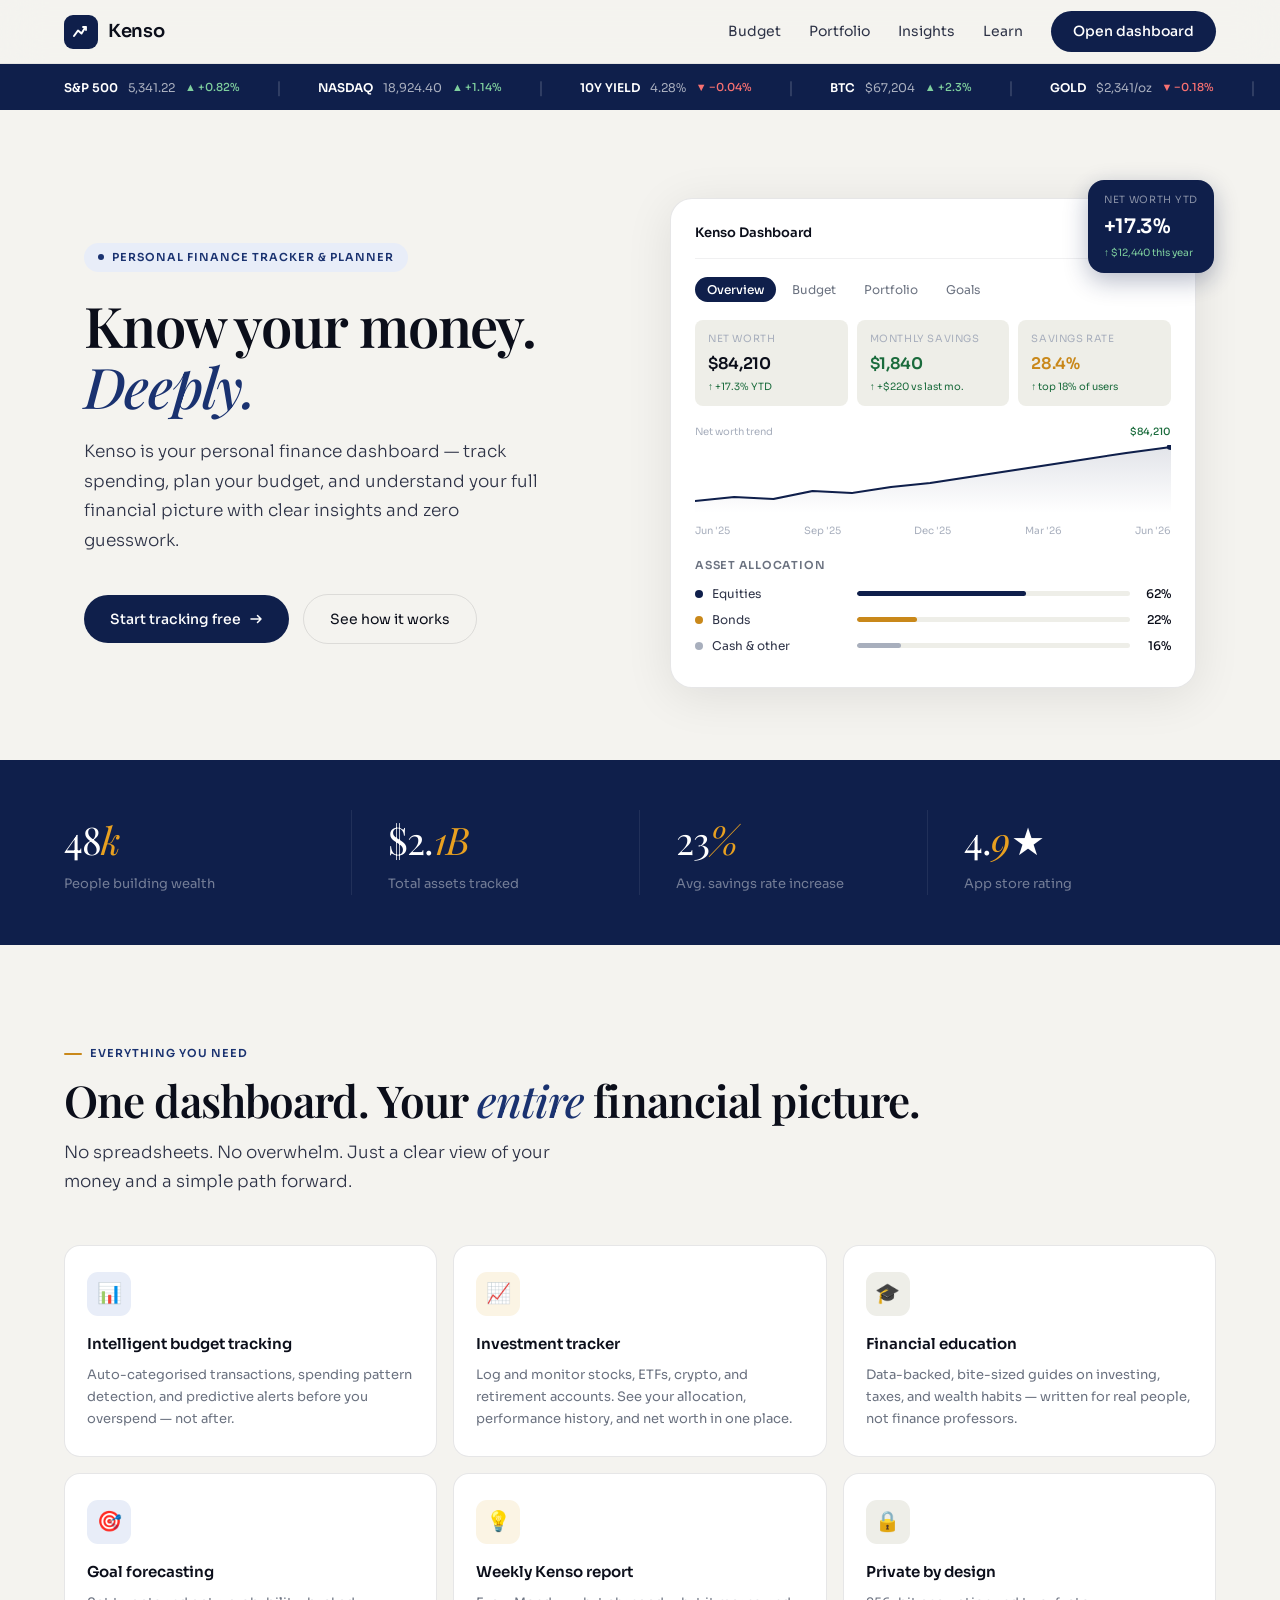
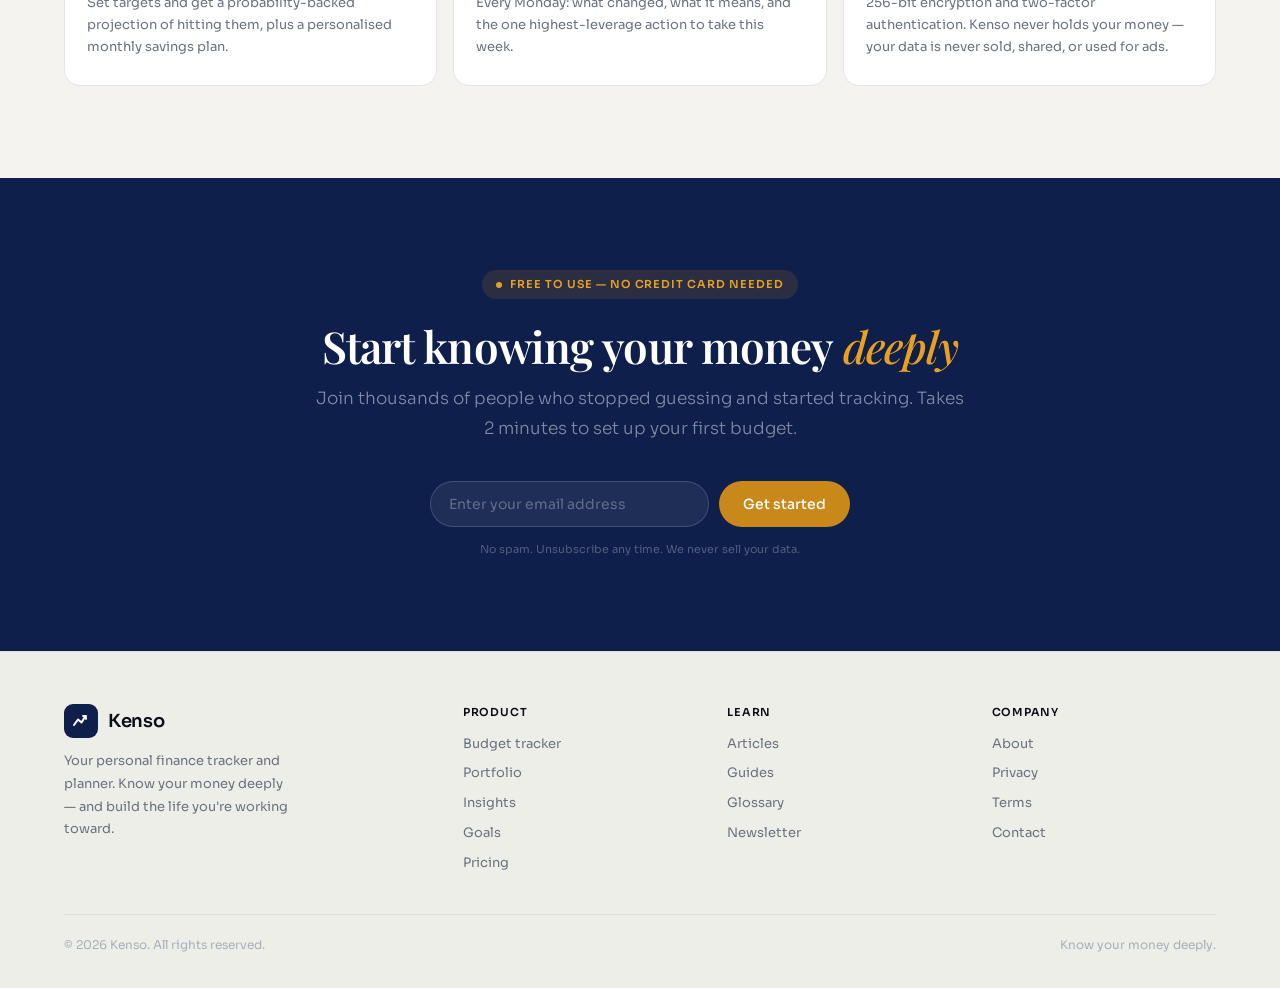
<file: index.html>
<!DOCTYPE html>
<html lang="en">
<head>
<meta charset="UTF-8">
<meta name="viewport" content="width=device-width, initial-scale=1.0">
<title>Kenso — Know Your Money Deeply</title>
<link rel="preconnect" href="https://fonts.googleapis.com">
<link rel="preconnect" href="https://fonts.gstatic.com" crossorigin>
<link href="https://fonts.googleapis.com/css2?family=Sora:wght@300;400;500;600&family=Playfair+Display:ital,wght@0,600;1,500&display=swap" rel="stylesheet">
<link rel="stylesheet" href="styles.css">
</head>
<body>

<nav>
  <a href="index.html" class="nav-logo">
    <div class="nav-logo-mark">
      <svg viewBox="0 0 18 18" fill="none"><path d="M2 13 L6 7.5 L9.5 10.5 L13.5 4" stroke="white" stroke-width="2" stroke-linecap="round" stroke-linejoin="round"/><path d="M11 4 L14 4 L14 7" stroke="white" stroke-width="1.8" stroke-linecap="round" stroke-linejoin="round"/></svg>
    </div>
    Kenso
  </a>
  <div class="nav-links">
    <a href="budget.html">Budget</a>
    <a href="portfolio.html">Portfolio</a>
    <a href="insights.html">Insights</a>
    <a href="learn.html">Learn</a>
    <a href="budget.html" class="nav-cta">Open dashboard</a>
  </div>
</nav>

<div class="ticker-wrap">
  <div class="ticker-inner"></div>
</div>

<div class="hero">
  <div class="hero-text">
    <div class="hero-eyebrow"><span></span>Personal finance tracker &amp; planner</div>
    <h1>Know your money.<br><em>Deeply.</em></h1>
    <p class="hero-sub">Kenso is your personal finance dashboard — track spending, plan your budget, and understand your full financial picture with clear insights and zero guesswork.</p>
    <div class="hero-actions">
      <a href="budget.html" class="btn-primary">Start tracking free <svg width="14" height="14" viewBox="0 0 14 14" fill="none"><path d="M2 7H12M8.5 3.5L12 7L8.5 10.5" stroke="currentColor" stroke-width="1.5" stroke-linecap="round" stroke-linejoin="round"/></svg></a>
      <a href="budget.html" class="btn-ghost">See how it works</a>
    </div>
  </div>
  <div class="hero-visual">
    <div class="float-badge">
      <div class="float-badge-label">Net worth YTD</div>
      <div class="float-badge-val">+17.3%</div>
      <div class="float-badge-sub">↑ $12,440 this year</div>
    </div>
    <div class="dash-card">
      <div class="dash-topbar"><div class="dash-title">Kenso Dashboard</div><div class="dash-date">Jun 1, 2026</div></div>
      <div class="dash-tabs">
        <button class="dash-tab active">Overview</button>
        <button class="dash-tab">Budget</button>
        <button class="dash-tab">Portfolio</button>
        <button class="dash-tab">Goals</button>
      </div>
      <div class="kpi-row">
        <div class="kpi"><div class="kpi-label">Net worth</div><div class="kpi-val">$84,210</div><div class="kpi-delta up">↑ +17.3% YTD</div></div>
        <div class="kpi"><div class="kpi-label">Monthly savings</div><div class="kpi-val up">$1,840</div><div class="kpi-delta up">↑ +$220 vs last mo.</div></div>
        <div class="kpi"><div class="kpi-label">Savings rate</div><div class="kpi-val gold">28.4%</div><div class="kpi-delta up">↑ top 18% of users</div></div>
      </div>
      <div class="spark-wrap">
        <div class="spark-labels"><span>Net worth trend</span><span style="color:#1A6B3C;font-weight:500;">$84,210</span></div>
        <svg class="spark-svg" viewBox="0 0 340 68" preserveAspectRatio="none">
          <defs><linearGradient id="sg" x1="0" y1="0" x2="0" y2="1"><stop offset="0%" stop-color="#0F1F4B" stop-opacity="0.12"/><stop offset="100%" stop-color="#0F1F4B" stop-opacity="0"/></linearGradient></defs>
          <path d="M0 56 L28 52 L56 54 L84 46 L112 48 L140 42 L168 38 L196 32 L224 26 L252 20 L280 14 L308 8 L340 2" fill="none" stroke="#0F1F4B" stroke-width="2" stroke-linecap="round" stroke-linejoin="round"/>
          <path d="M0 56 L28 52 L56 54 L84 46 L112 48 L140 42 L168 38 L196 32 L224 26 L252 20 L280 14 L308 8 L340 2 L340 68 L0 68 Z" fill="url(#sg)"/>
          <circle cx="340" cy="2" r="3" fill="#0F1F4B"/>
        </svg>
        <div class="spark-axis"><span>Jun '25</span><span>Sep '25</span><span>Dec '25</span><span>Mar '26</span><span>Jun '26</span></div>
      </div>
      <div class="alloc-title">Asset allocation</div>
      <div class="alloc-row"><div class="alloc-dot" style="background:#0F1F4B"></div><div class="alloc-name">Equities</div><div class="alloc-bar-track"><div class="alloc-bar-fill" style="width:62%;background:#0F1F4B;"></div></div><div class="alloc-pct">62%</div></div>
      <div class="alloc-row"><div class="alloc-dot" style="background:#C9881A"></div><div class="alloc-name">Bonds</div><div class="alloc-bar-track"><div class="alloc-bar-fill" style="width:22%;background:#C9881A;"></div></div><div class="alloc-pct">22%</div></div>
      <div class="alloc-row"><div class="alloc-dot" style="background:#A8AFBD"></div><div class="alloc-name">Cash &amp; other</div><div class="alloc-bar-track"><div class="alloc-bar-fill" style="width:16%;background:#A8AFBD;"></div></div><div class="alloc-pct">16%</div></div>
    </div>
  </div>
</div>

<div class="stats-strip">
  <div class="stats-inner">
    <div class="stat-item"><div class="stat-num">48<em>k</em></div><div class="stat-label">People building wealth</div></div>
    <div class="stat-item"><div class="stat-num">$2.<em>1B</em></div><div class="stat-label">Total assets tracked</div></div>
    <div class="stat-item"><div class="stat-num">23<em>%</em></div><div class="stat-label">Avg. savings rate increase</div></div>
    <div class="stat-item"><div class="stat-num">4.<em>9</em>★</div><div class="stat-label">App store rating</div></div>
  </div>
</div>

<section id="features" style="background:var(--bg);">
  <div class="section-inner">
    <div class="section-tag">Everything you need</div>
    <h2>One dashboard. Your <em>entire</em> financial picture.</h2>
    <p class="section-sub">No spreadsheets. No overwhelm. Just a clear view of your money and a simple path forward.</p>
    <div class="features-grid">
      <div class="feature-card"><div class="feature-icon icon-navy">📊</div><div class="feature-title">Intelligent budget tracking</div><div class="feature-desc">Auto-categorised transactions, spending pattern detection, and predictive alerts before you overspend — not after.</div></div>
      <div class="feature-card"><div class="feature-icon icon-gold">📈</div><div class="feature-title">Investment tracker</div><div class="feature-desc">Log and monitor stocks, ETFs, crypto, and retirement accounts. See your allocation, performance history, and net worth in one place.</div></div>
      <div class="feature-card"><div class="feature-icon icon-slate">🎓</div><div class="feature-title">Financial education</div><div class="feature-desc">Data-backed, bite-sized guides on investing, taxes, and wealth habits — written for real people, not finance professors.</div></div>
      <div class="feature-card"><div class="feature-icon icon-navy">🎯</div><div class="feature-title">Goal forecasting</div><div class="feature-desc">Set targets and get a probability-backed projection of hitting them, plus a personalised monthly savings plan.</div></div>
      <div class="feature-card"><div class="feature-icon icon-gold">💡</div><div class="feature-title">Weekly Kenso report</div><div class="feature-desc">Every Monday: what changed, what it means, and the one highest-leverage action to take this week.</div></div>
      <div class="feature-card"><div class="feature-icon icon-slate">🔒</div><div class="feature-title">Private by design</div><div class="feature-desc">256-bit encryption and two-factor authentication. Kenso never holds your money — your data is never sold, shared, or used for ads.</div></div>
    </div>
  </div>
</section>

<div class="cta-section">
  <div class="cta-inner">
    <div class="hero-eyebrow" style="background:rgba(201,136,26,0.15);color:var(--gold-mid);margin:0 auto 22px;width:fit-content;"><span style="background:var(--gold-mid)"></span>Free to use — no credit card needed</div>
    <h2>Start knowing your money <em>deeply</em></h2>
    <p class="cta-sub">Join thousands of people who stopped guessing and started tracking. Takes 2 minutes to set up your first budget.</p>
    <div class="cta-form">
      <input class="cta-input" type="email" placeholder="Enter your email address">
      <button class="cta-btn">Get started</button>
    </div>
    <p class="cta-trust">No spam. Unsubscribe any time. We never sell your data.</p>
  </div>
</div>

<footer>
  <div class="footer-inner">
    <div class="footer-top">
      <div>
        <a href="index.html" class="nav-logo" style="text-decoration:none;">
          <div class="nav-logo-mark"><svg viewBox="0 0 18 18" fill="none"><path d="M2 13 L6 7.5 L9.5 10.5 L13.5 4" stroke="white" stroke-width="2" stroke-linecap="round" stroke-linejoin="round"/><path d="M11 4 L14 4 L14 7" stroke="white" stroke-width="1.8" stroke-linecap="round" stroke-linejoin="round"/></svg></div>
          Kenso
        </a>
        <p class="footer-brand-desc">Your personal finance tracker and planner. Know your money deeply — and build the life you're working toward.</p>
      </div>
      <div><div class="footer-col-title">Product</div><div class="footer-links"><a href="budget.html">Budget tracker</a><a href="portfolio.html">Portfolio</a><a href="insights.html">Insights</a><a href="#">Goals</a><a href="#">Pricing</a></div></div>
      <div><div class="footer-col-title">Learn</div><div class="footer-links"><a href="learn.html">Articles</a><a href="#">Guides</a><a href="#">Glossary</a><a href="#">Newsletter</a></div></div>
      <div><div class="footer-col-title">Company</div><div class="footer-links"><a href="#">About</a><a href="#">Privacy</a><a href="#">Terms</a><a href="#">Contact</a></div></div>
    </div>
    <div class="footer-bottom"><span>© 2026 Kenso. All rights reserved.</span><span>Know your money deeply.</span></div>
  </div>
</footer>

<script type="module" src="landing-ui.js"></script>
</body>
</html>
</file>
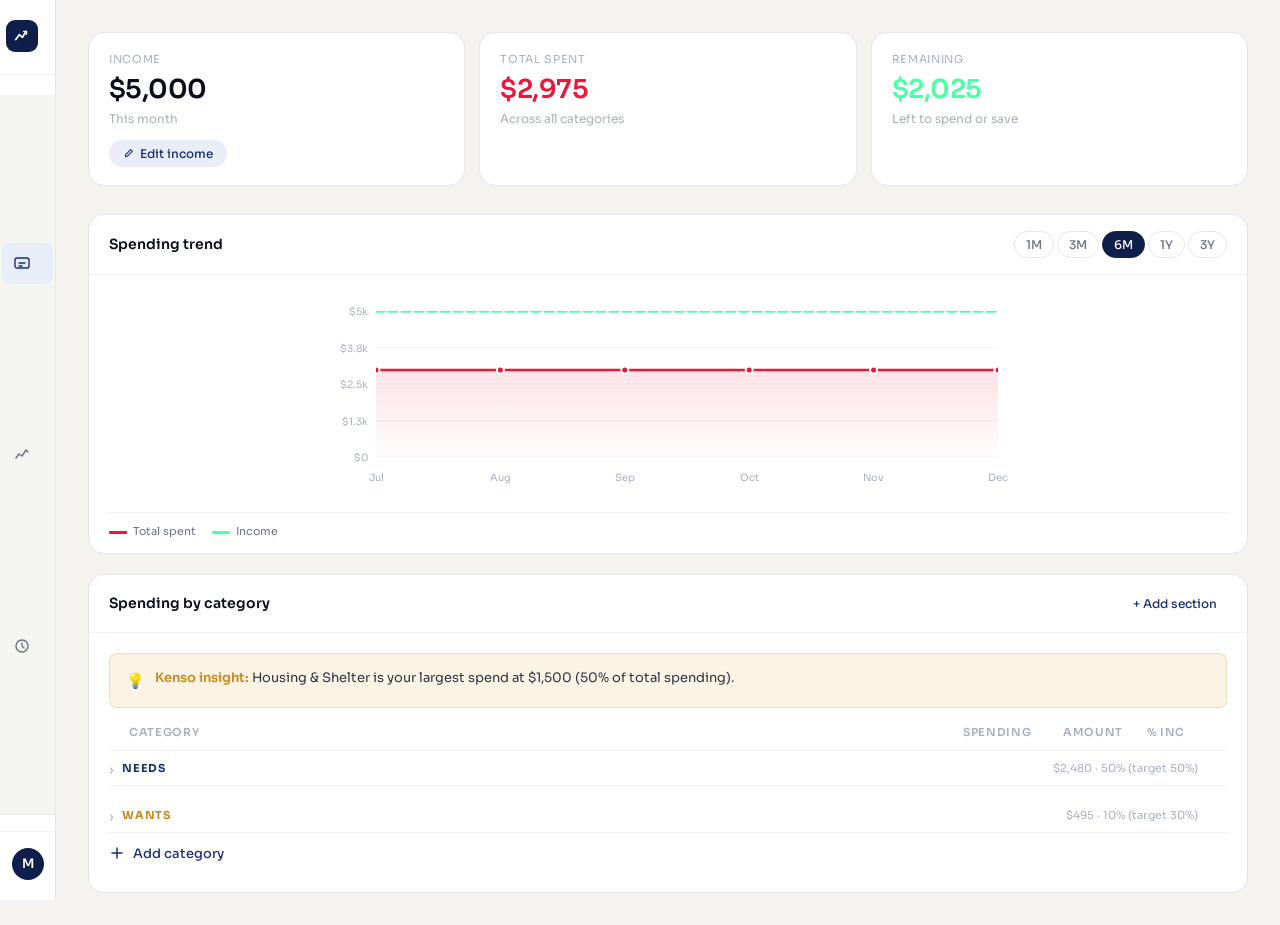
<file: budget.html>
<!DOCTYPE html>
<html lang="en">
<head>
<meta charset="UTF-8">
<meta name="viewport" content="width=device-width, initial-scale=1.0">
<title>Budget — Kenso</title>
<link rel="preconnect" href="https://fonts.googleapis.com">
<link rel="preconnect" href="https://fonts.gstatic.com" crossorigin>
<link href="https://fonts.googleapis.com/css2?family=Sora:wght@300;400;500;600&family=Playfair+Display:ital,wght@0,600;1,500&display=swap" rel="stylesheet">
<link rel="stylesheet" href="styles.css">
</head>
<body>

<div class="app-shell">

  <!-- ── Sidebar ── -->
  <aside class="sidebar" id="sidebar">
    <a href="index.html" class="sidebar-logo">
      <div class="sidebar-logo-mark">
        <svg viewBox="0 0 18 18" fill="none"><path d="M2 13 L6 7.5 L9.5 10.5 L13.5 4" stroke="white" stroke-width="2" stroke-linecap="round" stroke-linejoin="round"/><path d="M11 4 L14 4 L14 7" stroke="white" stroke-width="1.8" stroke-linecap="round" stroke-linejoin="round"/></svg>
      </div>
      <span class="sidebar-label">Kenso</span>
    </a>

    <nav class="sidebar-nav">
      <a href="budget.html" class="sidebar-link active">
        <svg viewBox="0 0 16 16" fill="none"><rect x="1" y="3" width="14" height="10" rx="2" stroke="currentColor" stroke-width="1.4"/><path d="M5 8h6M5 11h3" stroke="currentColor" stroke-width="1.4" stroke-linecap="round"/></svg>
        <span class="sidebar-label">Budget</span>
      </a>

      <a href="portfolio.html" class="sidebar-link">
        <svg viewBox="0 0 16 16" fill="none"><path d="M2 12 L5 8 L8 10 L12 4 L14 6" stroke="currentColor" stroke-width="1.4" stroke-linecap="round" stroke-linejoin="round"/></svg>
        <span class="sidebar-label">Portfolio</span>
      </a>

      <a href="insights.html" class="sidebar-link">
        <svg viewBox="0 0 16 16" fill="none"><circle cx="8" cy="8" r="6" stroke="currentColor" stroke-width="1.4"/><path d="M8 5v3l2 2" stroke="currentColor" stroke-width="1.4" stroke-linecap="round"/></svg>
        <span class="sidebar-label">Insights</span>
      </a>

    </nav>

    <div class="sidebar-footer">
      <div class="sidebar-footer-avatar">M</div>
      <div class="sidebar-footer-name">Myles</div>
    </div>
  </aside>

  <!-- ── Main ── -->
  <div class="app-main">

    <main class="app-content">

      <!-- Summary KPIs -->
      <div class="summary-grid">
        <div class="summary-card" style="position:relative;">
          <div class="summary-card-label">Income</div>
          <div class="summary-card-val" id="kpi-income">—</div>
          <div class="summary-card-delta">This month</div>
          <button id="edit-income-btn" class="edit-income-pill">
            <svg width="11" height="11" viewBox="0 0 13 13" fill="none"><path d="M9 2l2 2-6 6H3V8l6-6z" stroke="currentColor" stroke-width="1.3" stroke-linecap="round" stroke-linejoin="round"/></svg>
            Edit income
          </button>
        </div>
        <div class="summary-card">
          <div class="summary-card-label">Total spent</div>
          <div class="summary-card-val red" id="kpi-spent">—</div>
          <div class="summary-card-delta" id="kpi-spent-delta">Across all categories</div>
        </div>
        <div class="summary-card">
          <div class="summary-card-label">Remaining</div>
          <div class="summary-card-val green" id="kpi-remaining">—</div>
          <div class="summary-card-delta">Left to spend or save</div>
        </div>
      </div>

      <!-- Spending trend chart -->
      <div class="panel" style="margin-bottom:20px;">
        <div class="panel-header">
          <span class="panel-title">Spending trend</span>
          <div class="chart-tabs" id="chart-tabs">
            <button class="chart-tab" data-months="1">1M</button>
            <button class="chart-tab" data-months="3">3M</button>
            <button class="chart-tab active" data-months="6">6M</button>
            <button class="chart-tab" data-months="12">1Y</button>
            <button class="chart-tab" data-months="36">3Y</button>
          </div>
        </div>
        <div class="panel-body" style="padding-bottom:12px;">
          <div id="spending-chart"></div>
        </div>
      </div>

      <!-- Content grid -->
      <div class="content-grid">

        <!-- Main: category breakdown -->
        <div>
          <div class="panel">
            <div class="panel-header">
              <span class="panel-title">Spending by category</span>
              <button class="panel-action" id="add-section-btn">+ Add section</button>
            </div>
            <div class="panel-body">
              <!-- Insight pill -->
              <div class="insight-pill-dash" id="budget-insight">
                <div class="insight-icon">💡</div>
                <div class="insight-text"><strong>Kenso insight:</strong> Loading your budget…</div>
              </div>

              <!-- Column headers -->
              <div style="display:grid;grid-template-columns:10px 1fr 90px 60px 52px 32px;gap:10px;padding:0 0 8px;border-bottom:1px solid var(--border-soft);margin-bottom:4px;">
                <div></div>
                <div style="font-size:11px;font-weight:600;color:var(--ink-4);text-transform:uppercase;letter-spacing:.06em;">Category</div>
                <div style="font-size:11px;font-weight:600;color:var(--ink-4);text-transform:uppercase;letter-spacing:.06em;">Spending</div>
                <div style="font-size:11px;font-weight:600;color:var(--ink-4);text-transform:uppercase;letter-spacing:.06em;text-align:right;">Amount</div>
                <div style="font-size:11px;font-weight:600;color:var(--ink-4);text-transform:uppercase;letter-spacing:.06em;text-align:right;">% Inc</div>
                <div></div>
              </div>

              <!-- Rows injected by budget-ui.js -->
              <div id="category-rows"></div>

              <!-- Add row -->
              <button class="add-cat-btn" id="add-cat-btn">
                <svg viewBox="0 0 16 16" fill="none"><path d="M8 3v10M3 8h10" stroke="currentColor" stroke-width="1.5" stroke-linecap="round"/></svg>
                Add category
              </button>
            </div>
          </div>
        </div>

      </div><!-- /content-grid -->

    </main>
  </div><!-- /app-main -->
</div><!-- /app-shell -->

<!-- ── Add / Edit category modal ── -->
<div class="modal-backdrop" id="modal-backdrop">
  <div class="modal" id="cat-modal">
    <div class="modal-title" id="modal-title">Add category</div>

    <div class="form-field">
      <label class="form-label" for="modal-name">Category name</label>
      <input class="form-input" id="modal-name" type="text" placeholder="e.g. Groceries" maxlength="40">
    </div>

    <div class="form-field">
      <label class="form-label">Section</label>
      <div class="section-tabs" id="modal-section-tabs">
        <!-- tabs injected by budget-ui.js -->
      </div>
    </div>

    <div style="display:grid;grid-template-columns:1fr 1fr;gap:12px;">
      <div class="form-field">
        <label class="form-label" for="modal-amount">Amount spent ($)</label>
        <input class="form-input" id="modal-amount" type="number" min="0" step="0.01" placeholder="0">
      </div>
      <div class="form-field">
        <label class="form-label" for="modal-budget">Budget limit ($) <span style="color:var(--ink-4);font-weight:400;">optional</span></label>
        <input class="form-input" id="modal-budget" type="number" min="0" step="0.01" placeholder="0">
      </div>
    </div>

    <div class="form-field">
      <label class="form-label">Colour</label>
      <div class="color-swatches" id="color-swatches"></div>
    </div>

    <div class="modal-actions">
      <button class="btn-danger" id="modal-delete" style="display:none;">Delete</button>
      <button class="btn-cancel" id="modal-cancel">Cancel</button>
      <button class="btn-primary" id="modal-save">Save category</button>
    </div>
  </div>
</div>

<!-- ── Edit income modal ── -->
<div class="modal-backdrop" id="income-backdrop">
  <div class="modal" style="max-width:360px;">
    <div class="modal-title">Edit monthly income</div>
    <div class="form-field">
      <label class="form-label" for="income-input">Monthly take-home income ($)</label>
      <input class="form-input" id="income-input" type="number" min="0" step="1" placeholder="5000">
    </div>
    <div style="font-size:12px;color:var(--ink-4);margin-top:-8px;margin-bottom:16px;">
      This is saved per month — adjust it anytime income changes.
    </div>
    <div class="modal-actions">
      <button class="btn-cancel" id="income-cancel">Cancel</button>
      <button class="btn-primary" id="income-save">Save income</button>
    </div>
  </div>
</div>

<script type="module" src="budget-ui.js"></script>
</body>
</html>
</file>
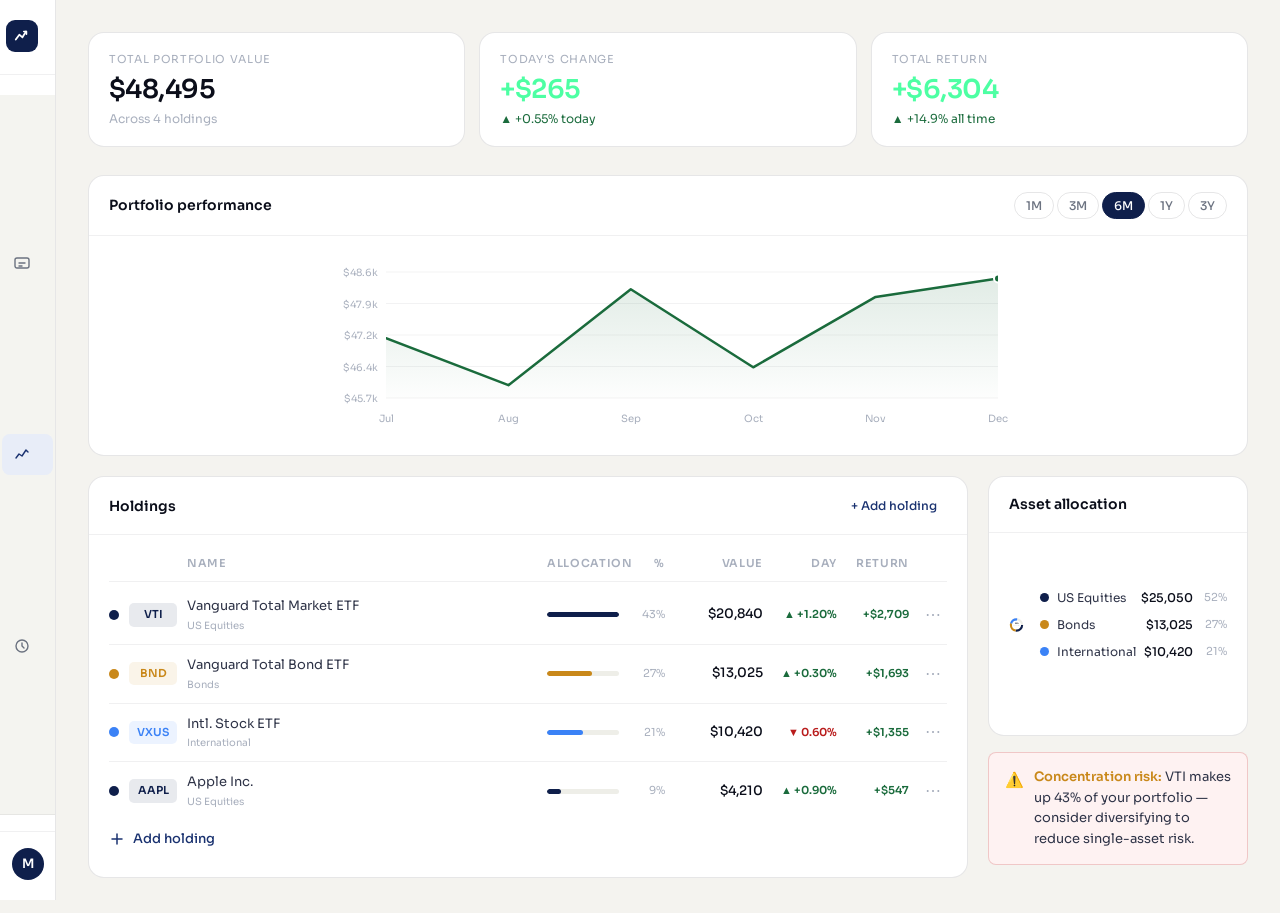
<file: portfolio.html>
<!DOCTYPE html>
<html lang="en">
<head>
<meta charset="UTF-8">
<meta name="viewport" content="width=device-width, initial-scale=1.0">
<title>Portfolio — Kenso</title>
<link rel="preconnect" href="https://fonts.googleapis.com">
<link rel="preconnect" href="https://fonts.gstatic.com" crossorigin>
<link href="https://fonts.googleapis.com/css2?family=Sora:wght@300;400;500;600&family=Playfair+Display:ital,wght@0,600;1,500&display=swap" rel="stylesheet">
<link rel="stylesheet" href="styles.css">
</head>
<body>

<div class="app-shell">

  <!-- ── Sidebar ── -->
  <aside class="sidebar" id="sidebar">
    <a href="index.html" class="sidebar-logo">
      <div class="sidebar-logo-mark">
        <svg viewBox="0 0 18 18" fill="none"><path d="M2 13 L6 7.5 L9.5 10.5 L13.5 4" stroke="white" stroke-width="2" stroke-linecap="round" stroke-linejoin="round"/><path d="M11 4 L14 4 L14 7" stroke="white" stroke-width="1.8" stroke-linecap="round" stroke-linejoin="round"/></svg>
      </div>
      <span class="sidebar-label">Kenso</span>
    </a>

    <nav class="sidebar-nav">
      <a href="budget.html" class="sidebar-link">
        <svg viewBox="0 0 16 16" fill="none"><rect x="1" y="3" width="14" height="10" rx="2" stroke="currentColor" stroke-width="1.4"/><path d="M5 8h6M5 11h3" stroke="currentColor" stroke-width="1.4" stroke-linecap="round"/></svg>
        <span class="sidebar-label">Budget</span>
      </a>

      <a href="portfolio.html" class="sidebar-link active">
        <svg viewBox="0 0 16 16" fill="none"><path d="M2 12 L5 8 L8 10 L12 4 L14 6" stroke="currentColor" stroke-width="1.4" stroke-linecap="round" stroke-linejoin="round"/></svg>
        <span class="sidebar-label">Portfolio</span>
      </a>

      <a href="insights.html" class="sidebar-link">
        <svg viewBox="0 0 16 16" fill="none"><circle cx="8" cy="8" r="6" stroke="currentColor" stroke-width="1.4"/><path d="M8 5v3l2 2" stroke="currentColor" stroke-width="1.4" stroke-linecap="round"/></svg>
        <span class="sidebar-label">Insights</span>
      </a>
    </nav>

    <div class="sidebar-footer">
      <div class="sidebar-footer-avatar">M</div>
      <div class="sidebar-footer-name">Myles</div>
    </div>
  </aside>

  <!-- ── Main ── -->
  <div class="app-main">
    <main class="app-content">

      <!-- Summary KPIs -->
      <div class="summary-grid" style="grid-template-columns:repeat(3,1fr);">
        <div class="summary-card">
          <div class="summary-card-label">Total portfolio value</div>
          <div class="summary-card-val" id="kpi-total">—</div>
          <div class="summary-card-delta" id="kpi-holdings-count">Loading…</div>
        </div>
        <div class="summary-card">
          <div class="summary-card-label">Today's change</div>
          <div class="summary-card-val" id="kpi-day-change">—</div>
          <div class="summary-card-delta" id="kpi-day-pct">—</div>
        </div>
        <div class="summary-card">
          <div class="summary-card-label">Total return</div>
          <div class="summary-card-val" id="kpi-return">—</div>
          <div class="summary-card-delta" id="kpi-return-pct">—</div>
        </div>
      </div>

      <!-- Performance chart -->
      <div class="panel" style="margin-bottom:20px;">
        <div class="panel-header">
          <span class="panel-title">Portfolio performance</span>
          <div class="chart-tabs" id="port-chart-tabs">
            <button class="chart-tab" data-months="1">1M</button>
            <button class="chart-tab" data-months="3">3M</button>
            <button class="chart-tab active" data-months="6">6M</button>
            <button class="chart-tab" data-months="12">1Y</button>
            <button class="chart-tab" data-months="36">3Y</button>
          </div>
        </div>
        <div class="panel-body" style="padding-bottom:12px;">
          <div id="port-chart"></div>
        </div>
      </div>

      <!-- Content grid: Holdings + Allocation -->
      <div class="content-grid content-grid-portfolio">

        <!-- Holdings panel -->
        <div>
          <div class="panel">
            <div class="panel-header">
              <span class="panel-title">Holdings</span>
              <button class="panel-action" id="add-holding-btn">+ Add holding</button>
            </div>
            <div class="panel-body">

              <!-- Column headers -->
              <div class="port-col-headers">
                <div></div>
                <div></div>
                <div>Name</div>
                <div>Allocation</div>
                <div class="right">%</div>
                <div class="right">Value</div>
                <div class="right">Day</div>
                <div class="right">Return</div>
                <div></div>
              </div>

              <!-- Rows injected by portfolio-ui.js -->
              <div id="holdings-rows"></div>

              <!-- Add row -->
              <button class="add-cat-btn" id="add-holding-btn-2">
                <svg viewBox="0 0 16 16" fill="none"><path d="M8 3v10M3 8h10" stroke="currentColor" stroke-width="1.5" stroke-linecap="round"/></svg>
                Add holding
              </button>

            </div>
          </div>
        </div>

        <!-- Allocation panel -->
        <div style="display:flex;flex-direction:column;gap:16px;">
          <div class="panel">
            <div class="panel-header">
              <span class="panel-title">Asset allocation</span>
            </div>
            <div class="panel-body">
              <div id="allocation-chart"></div>
            </div>
          </div>

          <!-- Insight pill -->
          <div class="insight-pill-dash" id="port-insight">
            <div class="insight-icon">💡</div>
            <div class="insight-text"><strong>Kenso insight:</strong> Loading…</div>
          </div>
        </div>

      </div><!-- /content-grid -->

    </main>
  </div><!-- /app-main -->
</div><!-- /app-shell -->

<!-- ── Add / Edit holding modal ── -->
<div class="modal-backdrop" id="modal-backdrop">
  <div class="modal" id="hold-modal" style="max-width:440px;">
    <div class="modal-title" id="modal-title">Add holding</div>

    <div style="display:grid;grid-template-columns:1fr 2fr;gap:12px;">
      <div class="form-field">
        <label class="form-label" for="modal-ticker">Ticker</label>
        <input class="form-input" id="modal-ticker" type="text" placeholder="VTI" maxlength="10" style="text-transform:uppercase;">
      </div>
      <div class="form-field">
        <label class="form-label" for="modal-name">Name</label>
        <input class="form-input" id="modal-name" type="text" placeholder="Vanguard Total Market ETF" maxlength="60">
      </div>
    </div>

    <div style="display:grid;grid-template-columns:1fr 1fr;gap:12px;">
      <div class="form-field">
        <label class="form-label" for="modal-value">Current value ($)</label>
        <input class="form-input" id="modal-value" type="number" min="0" step="0.01" placeholder="0">
      </div>
      <div class="form-field">
        <label class="form-label" for="modal-cost">Cost basis ($) <span style="color:var(--ink-4);font-weight:400;">optional</span></label>
        <input class="form-input" id="modal-cost" type="number" min="0" step="0.01" placeholder="0">
      </div>
    </div>

    <div class="form-field">
      <label class="form-label">Asset type</label>
      <div class="section-tabs" id="modal-type-tabs" style="flex-wrap:wrap;gap:6px;"></div>
    </div>

    <div class="form-field">
      <label class="form-label">Colour</label>
      <div class="color-swatches" id="modal-swatches"></div>
    </div>

    <div class="modal-actions">
      <button class="btn-danger" id="modal-delete" style="display:none;">Delete</button>
      <button class="btn-cancel" id="modal-cancel">Cancel</button>
      <button class="btn-primary" id="modal-save">Save holding</button>
    </div>
  </div>
</div>

<script type="module" src="portfolio-ui.js"></script>
</body>
</html>
</file>
<file: styles.css>
*, *::before, *::after { box-sizing: border-box; margin: 0; padding: 0; }
:root {
  --ink:#0B0E1A; --ink-2:#2E3347; --ink-3:#6B7280; --ink-4:#A8AFBD;
  --bg:#F4F3EF; --surface:#FFFFFF; --surface-2:#EEEEE8;
  --navy:#0F1F4B; --navy-mid:#1A3270; --navy-light:#E8EDF8;
  --gold:#C9881A; --gold-mid:#E8A020; --gold-light:#FBF4E4;
  --border:rgba(11,14,26,0.1); --border-soft:rgba(11,14,26,0.06);
  --radius:16px; --radius-sm:8px; --radius-pill:100px;
}
html { scroll-behavior:smooth; }
body { font-family:'Sora',sans-serif; background:var(--bg); color:var(--ink); font-size:16px; line-height:1.6; -webkit-font-smoothing:antialiased; }

/* ── Nav ── */
nav { position:sticky; top:0; z-index:100; background:rgba(244,243,239,0.92); backdrop-filter:blur(20px); border-bottom:1px solid var(--border-soft); padding:0 5%; display:flex; align-items:center; justify-content:space-between; height:64px; }
.nav-logo { display:flex; align-items:center; gap:10px; font-size:18px; font-weight:600; color:var(--ink); text-decoration:none; letter-spacing:-0.02em; }
.nav-logo-mark { width:34px; height:34px; border-radius:9px; background:var(--navy); display:flex; align-items:center; justify-content:center; }
.nav-logo-mark svg { width:18px; height:18px; }
.nav-links { display:flex; align-items:center; gap:28px; }
.nav-links a { font-size:14px; font-weight:400; color:var(--ink-2); text-decoration:none; transition:color 0.2s; }
.nav-links a:hover { color:var(--ink); }
.nav-cta { background:var(--navy)!important; color:#fff!important; padding:9px 22px; border-radius:var(--radius-pill); font-size:14px!important; font-weight:500!important; transition:background 0.2s,transform 0.15s!important; }
.nav-cta:hover { background:var(--navy-mid)!important; transform:translateY(-1px); }

/* ── Ticker ── */
.ticker-wrap { background:var(--navy); padding:10px 5%; overflow:hidden; white-space:nowrap; }
.ticker-inner { display:inline-flex; gap:36px; animation:ticker 30s linear infinite; }
.tick-item { display:inline-flex; align-items:center; gap:7px; font-size:12px; color:rgba(255,255,255,0.65); }
.tick-sym { font-weight:600; color:#fff; }
.tick-chg { font-size:11px; font-weight:500; }
.tick-chg.up { color:#7FCF9E; }
.tick-chg.dn { color:#F87171; }
.tick-sep { color:rgba(255,255,255,0.2); }
@keyframes ticker { from{transform:translateX(0)} to{transform:translateX(-50%)} }

/* ── Hero ── */
.hero { padding:88px 5% 72px; display:grid; grid-template-columns:1fr 1fr; gap:60px; align-items:center; max-width:1240px; margin:0 auto; }
.hero-eyebrow { display:inline-flex; align-items:center; gap:8px; background:var(--navy-light); color:var(--navy-mid); font-size:11px; font-weight:600; letter-spacing:0.09em; text-transform:uppercase; padding:6px 14px; border-radius:var(--radius-pill); margin-bottom:22px; }
.hero-eyebrow span { width:6px; height:6px; border-radius:50%; background:var(--navy-mid); }
h1 { font-family:'Playfair Display',serif; font-size:clamp(36px,4.5vw,56px); line-height:1.1; color:var(--ink); margin-bottom:20px; letter-spacing:-0.02em; font-weight:600; }
h1 em { font-style:italic; color:var(--navy-mid); font-weight:500; }
.hero-sub { font-size:17px; color:var(--ink-2); font-weight:300; line-height:1.75; margin-bottom:38px; max-width:460px; }
.hero-actions { display:flex; align-items:center; gap:14px; flex-wrap:wrap; }

/* ── Buttons ── */
.btn-primary { background:var(--navy); color:#fff; padding:13px 26px; border-radius:var(--radius-pill); font-size:14px; font-weight:500; text-decoration:none; border:none; cursor:pointer; transition:background 0.2s,transform 0.15s,box-shadow 0.2s; display:inline-flex; align-items:center; gap:8px; font-family:'Sora',sans-serif; }
.btn-primary:hover { background:var(--navy-mid); transform:translateY(-2px); box-shadow:0 8px 28px rgba(15,31,75,0.25); }
.btn-ghost { background:transparent; color:var(--ink); padding:13px 26px; border-radius:var(--radius-pill); font-size:14px; font-weight:400; text-decoration:none; border:1px solid var(--border); transition:background 0.2s,border-color 0.2s; display:inline-flex; align-items:center; gap:8px; }
.btn-ghost:hover { background:var(--surface); border-color:rgba(11,14,26,0.2); }

/* ── Hero visual / dash card ── */
.hero-visual { position:relative; }
.float-badge { position:absolute; top:-18px; right:-18px; background:var(--navy); border-radius:var(--radius); padding:12px 16px; box-shadow:0 8px 24px rgba(15,31,75,0.3); }
.float-badge-label { font-size:10px; color:rgba(255,255,255,0.5); text-transform:uppercase; letter-spacing:0.07em; margin-bottom:3px; }
.float-badge-val { font-size:20px; font-weight:600; color:#fff; letter-spacing:-0.02em; }
.float-badge-sub { font-size:10px; color:#7FCF9E; margin-top:2px; }
.dash-card { background:var(--surface); border-radius:22px; border:1px solid var(--border); padding:24px; box-shadow:0 8px 48px rgba(11,14,26,0.09); }
.dash-topbar { display:flex; justify-content:space-between; align-items:center; margin-bottom:18px; padding-bottom:14px; border-bottom:1px solid var(--border-soft); }
.dash-title { font-size:13px; font-weight:600; color:var(--ink); }
.dash-date { font-size:12px; color:var(--ink-4); }
.dash-tabs { display:flex; gap:4px; margin-bottom:18px; }
.dash-tab { font-size:12px; padding:5px 12px; border-radius:var(--radius-pill); border:none; cursor:pointer; font-family:'Sora',sans-serif; font-weight:400; color:var(--ink-3); background:transparent; transition:all 0.15s; }
.dash-tab.active { background:var(--navy); color:#fff; font-weight:500; }
.kpi-row { display:grid; grid-template-columns:repeat(3,1fr); gap:9px; margin-bottom:18px; }
.kpi { background:var(--surface-2); border-radius:var(--radius-sm); padding:11px 13px; }
.kpi-label { font-size:10px; color:var(--ink-4); text-transform:uppercase; letter-spacing:0.06em; margin-bottom:4px; }
.kpi-val { font-size:16px; font-weight:600; color:var(--ink); letter-spacing:-0.02em; }
.kpi-val.up { color:#1A6B3C; }
.kpi-val.gold { color:var(--gold); }
.kpi-delta { font-size:10px; margin-top:2px; }
.kpi-delta.up { color:#1A6B3C; }
.spark-wrap { margin-bottom:18px; }
.spark-labels { display:flex; justify-content:space-between; font-size:10px; color:var(--ink-4); margin-bottom:5px; }
.spark-svg { width:100%; height:68px; }
.spark-axis { display:flex; justify-content:space-between; font-size:10px; color:var(--ink-4); margin-top:3px; }
.alloc-title { font-size:11px; font-weight:600; color:var(--ink-3); text-transform:uppercase; letter-spacing:0.07em; margin-bottom:9px; }
.alloc-row { display:flex; align-items:center; gap:9px; margin-bottom:7px; }
.alloc-dot { width:8px; height:8px; border-radius:50%; flex-shrink:0; }
.alloc-name { font-size:12px; color:var(--ink-2); flex:1; }
.alloc-bar-track { flex:2; height:5px; background:var(--surface-2); border-radius:3px; overflow:hidden; }
.alloc-bar-fill { height:100%; border-radius:3px; }
.alloc-pct { font-size:12px; font-weight:500; color:var(--ink); min-width:32px; text-align:right; }

/* ── Stats strip ── */
.stats-strip { background:var(--navy); padding:50px 5%; }
.stats-inner { max-width:1240px; margin:0 auto; display:grid; grid-template-columns:repeat(4,1fr); }
.stat-item { padding:0 36px; border-right:1px solid rgba(255,255,255,0.08); }
.stat-item:first-child { padding-left:0; }
.stat-item:last-child { border-right:none; }
.stat-num { font-family:'Playfair Display',serif; font-size:38px; color:#fff; letter-spacing:-0.02em; margin-bottom:4px; }
.stat-num em { font-style:italic; color:var(--gold-mid); }
.stat-label { font-size:13px; color:rgba(255,255,255,0.42); }

/* ── Sections ── */
section { padding:92px 5%; }
.section-inner { max-width:1240px; margin:0 auto; }
.section-tag { display:inline-flex; align-items:center; gap:8px; font-size:11px; font-weight:600; letter-spacing:0.09em; text-transform:uppercase; color:var(--navy-mid); margin-bottom:12px; }
.section-tag::before { content:''; width:18px; height:2px; background:var(--gold); border-radius:2px; }
h2 { font-family:'Playfair Display',serif; font-size:clamp(28px,3.5vw,44px); line-height:1.15; letter-spacing:-0.02em; margin-bottom:12px; color:var(--ink); font-weight:600; }
h2 em { font-style:italic; color:var(--navy-mid); font-weight:500; }
.section-sub { font-size:17px; color:var(--ink-2); font-weight:300; max-width:500px; line-height:1.75; margin-bottom:48px; }

/* ── Features ── */
.features-grid { display:grid; grid-template-columns:repeat(3,1fr); gap:16px; }
.feature-card { background:var(--surface); border:1px solid var(--border); border-radius:var(--radius); padding:26px 22px; transition:transform 0.2s,box-shadow 0.2s; }
.feature-card:hover { transform:translateY(-4px); box-shadow:0 12px 40px rgba(11,14,26,0.09); }
.feature-icon { width:44px; height:44px; border-radius:11px; display:flex; align-items:center; justify-content:center; margin-bottom:16px; font-size:20px; }
.icon-navy { background:var(--navy-light); }
.icon-gold { background:var(--gold-light); }
.icon-slate { background:var(--surface-2); }
.feature-title { font-size:15px; font-weight:600; margin-bottom:8px; color:var(--ink); }
.feature-desc { font-size:13px; color:var(--ink-3); line-height:1.7; }

/* ── Two-col layout ── */
.two-col { display:grid; grid-template-columns:1fr 1fr; gap:60px; align-items:center; }

/* ── Budget UI ── */
.budget-ui { background:var(--surface); border:1px solid var(--border); border-radius:22px; padding:24px; box-shadow:0 4px 40px rgba(11,14,26,0.06); }
.ui-header { display:flex; justify-content:space-between; align-items:center; margin-bottom:4px; }
.ui-title { font-size:14px; font-weight:600; color:var(--ink); }
.ui-sub { font-size:12px; color:var(--ink-4); margin-bottom:18px; }
.budget-summary-top { display:grid; grid-template-columns:repeat(3,1fr); gap:8px; margin-bottom:20px; }
.bst { background:var(--surface-2); border-radius:var(--radius-sm); padding:10px 12px; }
.bst-l { font-size:10px; color:var(--ink-4); text-transform:uppercase; letter-spacing:0.05em; margin-bottom:3px; }
.bst-v { font-size:16px; font-weight:600; color:var(--ink); letter-spacing:-0.01em; }
.bst-v.green { color:#1A6B3C; }
.bst-v.red { color:#B91C1C; }
.budget-row { display:flex; align-items:center; gap:9px; padding:9px 0; border-bottom:1px solid var(--border-soft); }
.budget-row:last-of-type { border-bottom:none; }
.bcat-dot { width:9px; height:9px; border-radius:50%; flex-shrink:0; }
.bcat-name { font-size:13px; color:var(--ink-2); flex:1; }
.bbar-wrap { flex:2; height:5px; background:var(--surface-2); border-radius:3px; overflow:hidden; }
.bbar-fill { height:100%; border-radius:3px; }
.bamt { font-size:13px; font-weight:500; color:var(--ink); min-width:54px; text-align:right; }
.bpct { font-size:11px; color:var(--ink-4); min-width:30px; text-align:right; }
.insight-pill { margin-top:16px; background:var(--gold-light); border:1px solid rgba(201,136,26,0.2); border-radius:var(--radius-sm); padding:11px 14px; display:flex; align-items:flex-start; gap:9px; }
.insight-icon { font-size:14px; flex-shrink:0; margin-top:1px; }
.insight-text { font-size:12px; color:var(--ink-2); line-height:1.6; }
.insight-text strong { color:var(--gold); font-weight:600; }

/* ── Portfolio UI ── */
.portfolio-ui { background:var(--surface); border:1px solid var(--border); border-radius:22px; padding:24px; box-shadow:0 4px 40px rgba(11,14,26,0.06); }
.port-header { display:flex; justify-content:space-between; align-items:flex-start; margin-bottom:18px; }
.port-total { font-family:'Playfair Display',serif; font-size:32px; color:var(--ink); letter-spacing:-0.02em; }
.port-change { font-size:12px; color:#1A6B3C; background:#E8F5EE; padding:3px 10px; border-radius:var(--radius-pill); margin-top:5px; display:inline-block; font-weight:500; }
.port-perf { display:grid; grid-template-columns:repeat(4,1fr); gap:8px; margin-bottom:18px; }
.perf-box { background:var(--surface-2); border-radius:var(--radius-sm); padding:9px 11px; }
.perf-label { font-size:10px; color:var(--ink-4); text-transform:uppercase; letter-spacing:0.05em; margin-bottom:3px; }
.perf-val { font-size:14px; font-weight:600; color:var(--ink); }
.perf-val.up { color:#1A6B3C; }
.perf-val.dn { color:#B91C1C; }
.donut-row { display:flex; align-items:center; gap:22px; margin-bottom:18px; }
.legend { display:flex; flex-direction:column; gap:8px; flex:1; }
.leg-row { display:flex; align-items:center; gap:8px; }
.leg-dot { width:9px; height:9px; border-radius:50%; flex-shrink:0; }
.leg-name { font-size:12px; color:var(--ink-2); flex:1; }
.leg-val { font-size:12px; font-weight:500; color:var(--ink); }
.leg-pct { font-size:11px; color:var(--ink-4); min-width:26px; text-align:right; }
.holdings-label { font-size:11px; font-weight:600; color:var(--ink-3); text-transform:uppercase; letter-spacing:0.07em; margin-bottom:8px; }
.holding-row { display:flex; align-items:center; gap:9px; padding:8px 0; border-top:1px solid var(--border-soft); }
.h-ticker { font-size:12px; font-weight:600; color:var(--navy-mid); background:var(--navy-light); padding:3px 8px; border-radius:5px; min-width:46px; text-align:center; }
.h-name { font-size:12px; color:var(--ink-3); flex:1; }
.h-val { font-size:13px; font-weight:500; color:var(--ink); }
.h-bar-wrap { width:44px; height:4px; background:var(--surface-2); border-radius:2px; overflow:hidden; }
.h-bar-fill { height:100%; border-radius:2px; }
.h-chg { font-size:11px; font-weight:600; min-width:36px; text-align:right; }
.h-chg.up { color:#1A6B3C; }
.h-chg.dn { color:#B91C1C; }

/* ── Insights ── */
.insight-grid { display:grid; grid-template-columns:repeat(3,1fr); gap:16px; }
.insight-card { background:var(--surface); border:1px solid var(--border); border-radius:var(--radius); padding:22px 18px; }
.insight-num { font-family:'Playfair Display',serif; font-size:30px; color:var(--navy); letter-spacing:-0.02em; margin-bottom:5px; }
.insight-num em { font-style:italic; color:var(--gold); }
.insight-card-title { font-size:14px; font-weight:600; color:var(--ink); margin-bottom:6px; }
.insight-card-desc { font-size:13px; color:var(--ink-3); line-height:1.65; }
.insight-trend { display:flex; align-items:center; gap:5px; margin-top:10px; font-size:12px; }
.trend-up { color:#1A6B3C; font-weight:500; }
.trend-dn { color:#B91C1C; font-weight:500; }
.trend-neutral { color:var(--ink-3); }

/* ── Articles ── */
.articles-grid { display:grid; grid-template-columns:repeat(3,1fr); gap:20px; }
.article-card { background:var(--surface); border:1px solid var(--border); border-radius:var(--radius); overflow:hidden; transition:transform 0.2s,box-shadow 0.2s; cursor:pointer; }
.article-card:hover { transform:translateY(-4px); box-shadow:0 12px 40px rgba(11,14,26,0.09); }
.article-thumb { height:140px; display:flex; align-items:center; justify-content:center; font-size:42px; }
.thumb-1 { background:linear-gradient(135deg,#E8EDF8 0%,#C5D1EF 100%); }
.thumb-2 { background:linear-gradient(135deg,#FBF4E4 0%,#F5DFB0 100%); }
.thumb-3 { background:linear-gradient(135deg,#E8F5EE 0%,#C0DFCD 100%); }
.article-body { padding:18px; }
.article-tag { font-size:10px; font-weight:600; text-transform:uppercase; letter-spacing:0.08em; color:var(--navy-mid); margin-bottom:8px; }
.article-title { font-size:15px; font-weight:600; line-height:1.4; margin-bottom:8px; color:var(--ink); }
.article-excerpt { font-size:12px; color:var(--ink-3); line-height:1.65; margin-bottom:12px; }
.article-meta { display:flex; align-items:center; gap:6px; font-size:11px; color:var(--ink-4); }
.article-meta span { width:3px; height:3px; background:var(--ink-4); border-radius:50%; }

/* ── CTA section ── */
.cta-section { background:var(--navy); padding:92px 5%; }
.cta-inner { max-width:660px; margin:0 auto; text-align:center; }
.cta-inner h2 { color:#fff; }
.cta-inner h2 em { color:var(--gold-mid); }
.cta-sub { font-size:17px; color:rgba(255,255,255,0.48); font-weight:300; margin-bottom:38px; line-height:1.75; }
.cta-form { display:flex; gap:10px; max-width:420px; margin:0 auto; }
.cta-input { flex:1; padding:13px 18px; border:1px solid rgba(255,255,255,0.15); border-radius:var(--radius-pill); background:rgba(255,255,255,0.07); color:#fff; font-size:14px; font-family:'Sora',sans-serif; outline:none; transition:border-color 0.2s; }
.cta-input::placeholder { color:rgba(255,255,255,0.3); }
.cta-input:focus { border-color:rgba(255,255,255,0.35); }
.cta-btn { background:var(--gold); color:#fff; border:none; padding:13px 24px; border-radius:var(--radius-pill); font-size:14px; font-weight:500; cursor:pointer; font-family:'Sora',sans-serif; white-space:nowrap; transition:background 0.2s,transform 0.15s; }
.cta-btn:hover { background:var(--gold-mid); transform:translateY(-1px); }
.cta-trust { font-size:11px; color:rgba(255,255,255,0.28); margin-top:14px; }

/* ── Footer ── */
footer { background:var(--surface-2); padding:52px 5% 34px; border-top:1px solid var(--border-soft); }
.footer-inner { max-width:1240px; margin:0 auto; }
.footer-top { display:grid; grid-template-columns:1.6fr 1fr 1fr 1fr; gap:40px; margin-bottom:40px; }
.footer-brand-desc { font-size:13px; color:var(--ink-3); margin-top:12px; line-height:1.75; max-width:230px; }
.footer-col-title { font-size:11px; font-weight:600; color:var(--ink); margin-bottom:12px; text-transform:uppercase; letter-spacing:0.07em; }
.footer-links { display:flex; flex-direction:column; gap:9px; }
.footer-links a { font-size:13px; color:var(--ink-3); text-decoration:none; transition:color 0.2s; }
.footer-links a:hover { color:var(--ink); }
.footer-bottom { display:flex; justify-content:space-between; align-items:center; padding-top:20px; border-top:1px solid var(--border-soft); font-size:12px; color:var(--ink-4); }

/* ── Animations ── */
@keyframes fadeUp { from{opacity:0;transform:translateY(20px)} to{opacity:1;transform:translateY(0)} }
.hero-text { animation:fadeUp 0.65s ease both; }
.hero-visual { animation:fadeUp 0.65s 0.12s ease both; }

/* ══════════════════════════════════════════════════════════
   DASHBOARD SHELL  (budget.html, portfolio.html, etc.)
   ══════════════════════════════════════════════════════════ */

.app-shell { display:flex; min-height:100vh; background:var(--bg); }

/* ── Sidebar ── */
.sidebar {
  width:56px; flex-shrink:0;
  background:var(--surface);
  display:flex; flex-direction:column;
  padding:20px 0;
  position:sticky; top:0; height:100vh; overflow:hidden;
  border-right:1px solid var(--border);
  transition:width 0.25s ease;
  z-index:50;
}
.sidebar:hover { width:210px; }

/* Logo — icon centred, expands on hover */
.sidebar-logo {
  display:flex; align-items:center; justify-content:center;
  gap:0; padding:0 0 18px;
  border-bottom:1px solid var(--border-soft);
  margin-bottom:12px; text-decoration:none;
  transition:justify-content 0.25s, gap 0.25s, padding 0.25s;
}
.sidebar:hover .sidebar-logo { justify-content:flex-start; gap:10px; padding-left:16px; }

/* Nav */
.sidebar-nav { display:flex; flex-direction:column; justify-content:space-evenly; gap:0; padding:0 8px; flex:1; }
.sidebar-link {
  display:flex; align-items:center; justify-content:center;
  gap:0; padding:8px; border-radius:var(--radius-sm);
  text-decoration:none; color:var(--ink-3);
  transition:background 0.15s, color 0.15s, justify-content 0.25s, gap 0.25s, padding 0.25s;
}
.sidebar-link:hover { background:var(--surface-2); color:var(--ink-2); }
.sidebar-link.active { background:var(--navy-light); color:var(--navy-mid); }
.sidebar-link svg { width:18px; height:18px; flex-shrink:0; color:currentColor; }
.sidebar:hover .sidebar-link { justify-content:flex-start; gap:11px; padding:8px 12px; }

/* Section label — divider when collapsed, text on hover */
.sidebar-section-label {
  height:1px; background:var(--border-soft);
  margin:10px 8px; padding:0;
  font-size:0; color:transparent; overflow:hidden;
  transition:all 0.2s ease;
}
.sidebar:hover .sidebar-section-label {
  height:auto; background:none; font-size:10px; color:var(--ink-4);
  font-weight:700; text-transform:uppercase; letter-spacing:0.1em;
  margin:16px 12px 4px; overflow:visible;
}

/* Labels: invisible until hover */
.sidebar-label {
  opacity:0; width:0; overflow:hidden; white-space:nowrap;
  font-size:13.5px; font-weight:400; color:inherit;
  transition:opacity 0.18s ease, width 0s 0.25s;
}
.sidebar:hover .sidebar-label { opacity:1; width:auto; transition:opacity 0.18s ease 0.1s; }

/* Footer */
.sidebar-footer {
  display:flex; align-items:center; justify-content:center;
  gap:0; padding:14px 0 0;
  border-top:1px solid var(--border-soft); margin-top:16px;
  transition:justify-content 0.25s, gap 0.25s, padding 0.25s;
}
.sidebar:hover .sidebar-footer { justify-content:flex-start; gap:10px; padding-left:16px; }
.sidebar-footer-info { display:none; }
.sidebar-footer-avatar {
  width:30px; height:30px; border-radius:50%; flex-shrink:0;
  background:var(--navy);
  display:flex; align-items:center; justify-content:center;
  font-size:12px; font-weight:600; color:#fff;
}
.sidebar-footer-label { display:none; }
.sidebar-footer-name {
  opacity:0; width:0; overflow:hidden; white-space:nowrap;
  font-size:13px; font-weight:600; color:var(--ink);
  transition:opacity 0.18s ease, width 0s 0.25s;
}
.sidebar:hover .sidebar-footer-name { opacity:1; width:auto; transition:opacity 0.18s ease 0.1s; }
.sidebar-logo {
  display:flex; align-items:center; gap:11px;
  font-size:17px; font-weight:600; color:var(--ink);
  text-decoration:none; letter-spacing:-0.02em;
  padding:0 20px 22px;
  border-bottom:1px solid var(--border-soft);
  margin-bottom:20px;
}
.sidebar-logo-mark {
  width:32px; height:32px; border-radius:9px;
  background:var(--navy);
  display:flex; align-items:center; justify-content:center; flex-shrink:0;
}
.sidebar-logo-mark svg { width:16px; height:16px; }
.sidebar-nav { display:flex; flex-direction:column; gap:2px; padding:0 12px; flex:1; }
.sidebar-link {
  display:flex; align-items:center; gap:11px;
  font-size:13.5px; font-weight:400; color:var(--ink-2);
  text-decoration:none; padding:10px 12px; border-radius:var(--radius-sm);
  transition:background 0.15s, color 0.15s;
}
.sidebar-link:hover { background:var(--surface-2); color:var(--ink); }
.sidebar-link.active {
  background:var(--navy-light);
  color:var(--navy-mid); font-weight:600;
}
.sidebar-link svg { width:16px; height:16px; flex-shrink:0; color:var(--ink-3); }
.sidebar-link:hover svg { color:var(--ink-2); }
.sidebar-link.active svg { color:var(--navy-mid); }
.sidebar-section-label {
  font-size:10px; font-weight:700; color:var(--ink-4);
  text-transform:uppercase; letter-spacing:0.1em;
  padding:20px 12px 6px;
}
.sidebar-footer {
  padding:16px 20px 0;
  border-top:1px solid var(--border-soft);
  margin-top:16px;
}
.sidebar-footer-avatar {
  width:32px; height:32px; border-radius:50%;
  background:var(--navy);
  display:flex; align-items:center; justify-content:center;
  font-size:13px; font-weight:600; color:#fff; flex-shrink:0;
}
.sidebar-footer-info { display:flex; flex-direction:column; }
.sidebar-footer-label { font-size:10px; color:var(--ink-4); margin-bottom:2px; letter-spacing:0.04em; text-transform:uppercase; }
.sidebar-footer-name { font-size:13px; font-weight:600; color:var(--ink); }

/* ── Category section headers ──────────────────────────────────────────────── */
.cat-section-header {
  display:flex; justify-content:space-between; align-items:center;
  padding:14px 0 6px;
  margin-top:4px;
  border-bottom:1px solid var(--border-soft);
  margin-bottom:2px;
}
.cat-section-header:first-child { padding-top:4px; }
.cat-section-title {
  font-size:11px; font-weight:700; text-transform:uppercase;
  letter-spacing:0.07em;
}
.cat-section-meta { font-size:11px; color:var(--ink-4); }
.cat-section-needs .cat-section-title   { color:var(--navy-mid); }
.cat-section-wants .cat-section-title   { color:var(--gold); }
.cat-section-savings .cat-section-title { color:#1A6B3C; }
.cat-section-custom .cat-section-title  { color:var(--ink-2); }

.section-delete-btn {
  background:none; border:none; cursor:pointer; font-family:'Sora',sans-serif;
  font-size:16px; line-height:1; color:var(--ink-4);
  padding:2px 5px; border-radius:4px; opacity:0;
  transition:opacity 0.15s, color 0.15s, background 0.15s;
}
.cat-section-header:hover .section-delete-btn { opacity:1; }
.section-delete-btn:hover { color:#B91C1C; background:#FEF2F2; }

.cat-section-empty {
  font-size:12px; color:var(--ink-4); padding:12px 0 8px;
}
.cat-section-empty-add {
  background:none; border:none; cursor:pointer; font-family:'Sora',sans-serif;
  font-size:12px; color:var(--navy-mid); font-weight:500;
  text-decoration:underline; padding:0;
}
.add-section-form { padding:12px 0 4px; }
.add-section-input { margin-bottom:0; }

/* ── Main content area ── */
.app-main { flex:1; display:flex; flex-direction:column; min-width:0; }
.app-topbar {
  background:var(--surface); border-bottom:1px solid var(--border-soft);
  padding:0 32px; height:60px;
  display:flex; align-items:center; justify-content:space-between;
  position:sticky; top:0; z-index:50;
}
.app-topbar-title { font-size:15px; font-weight:600; color:var(--ink); }
.app-topbar-right { display:flex; align-items:center; gap:12px; }
.topbar-btn {
  background:transparent; border:1px solid var(--border);
  color:var(--ink-2); font-family:'Sora',sans-serif; font-size:13px;
  padding:7px 14px; border-radius:var(--radius-pill); cursor:pointer;
  display:inline-flex; align-items:center; gap:6px;
  transition:background 0.15s, border-color 0.15s;
}
.topbar-btn:hover { background:var(--surface-2); }
.topbar-btn.primary { background:var(--navy); color:#fff; border-color:var(--navy); }
.topbar-btn.primary:hover { background:var(--navy-mid); border-color:var(--navy-mid); }
.app-content { padding:32px; flex:1; }

/* ── Page header ── */
.page-header { margin-bottom:28px; }
.page-title { font-family:'Playfair Display',serif; font-size:28px; font-weight:600; color:var(--ink); letter-spacing:-0.02em; margin-bottom:4px; }
.page-title em { font-style:italic; color:var(--navy-mid); }
.page-subtitle { font-size:14px; color:var(--ink-3); font-weight:300; }

/* ── Summary KPI cards ── */
.summary-grid { display:grid; grid-template-columns:repeat(3,1fr); gap:14px; margin-bottom:28px; }
.summary-card {
  background:var(--surface); border:1px solid var(--border);
  border-radius:var(--radius); padding:18px 20px;
}
.summary-card-label { font-size:11px; color:var(--ink-4); text-transform:uppercase; letter-spacing:0.06em; margin-bottom:8px; }
.summary-card-val { font-size:26px; font-weight:600; color:var(--ink); letter-spacing:-0.02em; line-height:1; margin-bottom:6px; }
.summary-card-val.green { color:#4DFFA3; }
.summary-card-val.red   { color:#E8183A; }
.summary-card-val.gold  { color:var(--gold); }
.summary-card-delta { font-size:12px; color:var(--ink-4); }
.summary-card-delta.up  { color:#1A6B3C; }
.summary-card-delta.dn  { color:#B91C1C; }

/* ── Month navigator ── */
.month-nav {
  display:inline-flex; align-items:center; gap:8px;
  background:var(--surface); border:1px solid var(--border);
  border-radius:var(--radius-pill); padding:6px 14px;
}
.month-nav-btn {
  background:none; border:none; cursor:pointer; color:var(--ink-3);
  font-size:16px; line-height:1; padding:2px 4px;
  transition:color 0.15s;
}
.month-nav-btn:hover { color:var(--ink); }
.month-nav-label { font-size:13px; font-weight:500; color:var(--ink); min-width:90px; text-align:center; }

/* ── Content grid (main + aside) ── */
.content-grid { display:grid; grid-template-columns:1fr; gap:20px; align-items:start; }
.content-grid-budget { grid-template-columns:1fr 320px; }
@media(max-width:1100px) { .content-grid-budget { grid-template-columns:1fr; } }

/* ── Panel card ── */
.panel {
  background:var(--surface); border:1px solid var(--border);
  border-radius:var(--radius); overflow:hidden;
}
.panel-header {
  display:flex; align-items:center; justify-content:space-between;
  padding:16px 20px; border-bottom:1px solid var(--border-soft);
}
.panel-title { font-size:14px; font-weight:600; color:var(--ink); }
.panel-action {
  font-size:12px; color:var(--navy-mid); font-weight:500;
  background:none; border:none; cursor:pointer; font-family:'Sora',sans-serif;
  padding:5px 10px; border-radius:var(--radius-sm);
  transition:background 0.15s;
}
.panel-action:hover { background:var(--navy-light); }
.panel-body { padding:20px; }

/* ── Budget category rows ── */
.cat-row {
  display:grid;
  grid-template-columns: 10px 1fr 90px 60px 52px 32px;
  align-items:center; gap:10px;
  padding:10px 0; border-bottom:1px solid var(--border-soft);
  cursor:default;
}
.cat-row:last-child { border-bottom:none; }
.cat-dot { width:10px; height:10px; border-radius:50%; flex-shrink:0; }
.cat-name { font-size:13px; color:var(--ink-2); font-weight:400; }
.cat-bar-track { height:6px; background:var(--surface-2); border-radius:3px; overflow:hidden; }
.cat-bar-fill { height:100%; border-radius:3px; transition:width 0.4s ease; }
.cat-amount { font-size:13px; font-weight:500; color:var(--ink); text-align:right; }
.cat-pct { font-size:11px; color:var(--ink-4); text-align:right; }
.cat-expand-btn {
  background:none; border:none; cursor:pointer; color:var(--ink-4);
  font-size:13px; line-height:1; padding:2px 4px; border-radius:4px;
  transition:color 0.15s, transform 0.2s;
  display:flex; align-items:center; justify-content:center;
}
.cat-expand-btn:hover { color:var(--ink-2); }
.cat-expand-btn.open { transform:rotate(90deg); color:var(--navy-mid); }
.cat-menu-btn {
  background:none; border:none; cursor:pointer; color:var(--ink-4);
  font-size:16px; line-height:1; padding:2px 6px; border-radius:4px;
  transition:background 0.15s, color 0.15s;
}
.cat-menu-btn:hover { background:var(--surface-2); color:var(--ink-2); }

/* ── Category detail dropdown ──────────────────────────────────────────────── */
.cat-detail {
  max-height:0; overflow:hidden;
  transition:max-height 0.28s ease, opacity 0.2s ease;
  opacity:0;
}
.cat-detail.open { max-height:200px; opacity:1; }
.cat-detail-inner {
  background:var(--surface-2); border-radius:var(--radius-sm);
  padding:14px 16px; margin:0 0 4px; display:flex; flex-direction:column; gap:12px;
}
.cat-detail-stats { display:flex; gap:20px; flex-wrap:wrap; }
.cat-detail-stat { display:flex; flex-direction:column; gap:2px; }
.cat-detail-label { font-size:10px; color:var(--ink-4); text-transform:uppercase; letter-spacing:.06em; }
.cat-detail-value { font-size:14px; font-weight:600; color:var(--ink); }

/* ── Spending chart ────────────────────────────────────────────────────────── */
.chart-tabs { display:flex; gap:3px; }
.chart-tab {
  font-size:12px; font-weight:500; font-family:'Sora',sans-serif;
  padding:5px 11px; border-radius:var(--radius-pill);
  border:1.5px solid var(--border); background:transparent;
  color:var(--ink-3); cursor:pointer; transition:all 0.15s;
}
.chart-tab:hover { border-color:var(--navy-mid); color:var(--navy-mid); }
.chart-tab.active { background:var(--navy); border-color:var(--navy); color:#fff; }
.chart-legend { display:flex; gap:16px; flex-wrap:wrap; margin-top:10px; padding-top:10px; border-top:1px solid var(--border-soft); }
.chart-legend-item { font-size:11px; color:var(--ink-3); display:flex; align-items:center; gap:6px; }
.chart-legend-line { width:18px; height:2px; border-radius:1px; display:inline-block; }
.chart-legend-line.dashed { background:repeating-linear-gradient(90deg,currentColor 0,currentColor 4px,transparent 4px,transparent 8px); }

/* ── Over-budget highlight ── */
.cat-row.over .cat-bar-fill { background:#B91C1C !important; }
.cat-row.over .cat-amount   { color:#B91C1C; }

/* ── Add category button ── */
.add-cat-btn {
  display:flex; align-items:center; gap:8px;
  width:100%; padding:10px 0;
  background:none; border:none; cursor:pointer;
  font-family:'Sora',sans-serif; font-size:13px;
  color:var(--navy-mid); font-weight:500;
  transition:color 0.15s;
}
.add-cat-btn:hover { color:var(--navy); }
.add-cat-btn svg { width:16px; height:16px; }

/* ── Modal ── */
.modal-backdrop {
  position:fixed; inset:0; background:rgba(11,14,26,0.4);
  backdrop-filter:blur(4px); z-index:200;
  display:flex; align-items:center; justify-content:center;
  opacity:0; pointer-events:none; transition:opacity 0.2s;
}
.modal-backdrop.open { opacity:1; pointer-events:all; }
.modal {
  background:var(--surface); border-radius:var(--radius);
  padding:28px; width:100%; max-width:400px;
  box-shadow:0 20px 60px rgba(11,14,26,0.2);
  transform:translateY(12px); transition:transform 0.2s;
}
.modal-backdrop.open .modal { transform:translateY(0); }
.modal-title { font-size:16px; font-weight:600; color:var(--ink); margin-bottom:20px; }
.form-field { margin-bottom:16px; }
.form-label { font-size:12px; font-weight:500; color:var(--ink-2); margin-bottom:6px; display:block; }
.form-input {
  width:100%; padding:10px 14px; border:1px solid var(--border);
  border-radius:var(--radius-sm); font-family:'Sora',sans-serif;
  font-size:14px; color:var(--ink); background:var(--surface);
  outline:none; transition:border-color 0.2s;
}
.form-input:focus { border-color:var(--navy-mid); }
.color-swatches { display:flex; gap:8px; flex-wrap:wrap; }
.color-swatch {
  width:28px; height:28px; border-radius:50%; cursor:pointer;
  border:2px solid transparent; transition:border-color 0.15s, transform 0.15s;
}
.color-swatch:hover { transform:scale(1.15); }
.color-swatch.selected { border-color:var(--ink); }
.modal-actions { display:flex; gap:10px; margin-top:24px; }
.modal-actions .btn-primary { flex:1; justify-content:center; }
.btn-danger {
  background:transparent; color:#B91C1C; border:1px solid #FECACA;
  padding:10px 16px; border-radius:var(--radius-pill);
  font-size:13px; font-weight:500; cursor:pointer;
  font-family:'Sora',sans-serif; transition:background 0.15s;
}
.btn-danger:hover { background:#FEF2F2; }
.btn-cancel {
  background:transparent; color:var(--ink-3); border:1px solid var(--border);
  padding:10px 16px; border-radius:var(--radius-pill);
  font-size:13px; cursor:pointer; font-family:'Sora',sans-serif;
  transition:background 0.15s;
}
.btn-cancel:hover { background:var(--surface-2); }

/* ── Insight pill (reused) ── */
.insight-pill-dash {
  background:var(--gold-light); border:1px solid rgba(201,136,26,0.2);
  border-radius:var(--radius-sm); padding:14px 16px;
  display:flex; align-items:flex-start; gap:10px;
  margin-bottom:16px;
}
.insight-pill-dash .insight-icon { font-size:15px; flex-shrink:0; margin-top:1px; }
.insight-pill-dash .insight-text { font-size:13px; color:var(--ink-2); line-height:1.6; }
.insight-pill-dash .insight-text strong { color:var(--gold); font-weight:600; }

/* ── Progress bar (emergency fund, goals, etc.) ── */
.progress-bar-track { height:8px; background:var(--surface-2); border-radius:4px; overflow:hidden; margin:8px 0; }
.progress-bar-fill { height:100%; border-radius:4px; transition:width 0.5s ease; }

/* ── Empty state ── */
.empty-state { text-align:center; padding:40px 20px; color:var(--ink-3); }
.empty-state-icon { font-size:36px; margin-bottom:12px; }
.empty-state-text { font-size:14px; line-height:1.6; }

/* ── Responsive dashboard ── */
@media(max-width:1100px) {
  .content-grid { grid-template-columns:1fr; }
  .summary-grid { grid-template-columns:1fr 1fr; }
}
@media(max-width:768px) {
  .sidebar { display:none; }
  .summary-grid { grid-template-columns:1fr 1fr; }
  .app-content { padding:20px; }
}
@media(max-width:500px) {
  .summary-grid { grid-template-columns:1fr; }
}

/* ── Responsive ── */
@media(max-width:960px){
  .hero,.two-col{grid-template-columns:1fr;}
  .features-grid,.articles-grid,.insight-grid{grid-template-columns:1fr 1fr;}
  .stats-inner{grid-template-columns:1fr 1fr;gap:32px;}
  .stat-item{border-right:none;padding:0;}
  .footer-top{grid-template-columns:1fr 1fr;}
  .nav-links{display:none;}
  .float-badge{display:none;}
  .port-perf{grid-template-columns:1fr 1fr;}
}
@media(max-width:600px){
  .features-grid,.articles-grid,.insight-grid{grid-template-columns:1fr;}
  .footer-top{grid-template-columns:1fr;}
  .cta-form{flex-direction:column;}
  .kpi-row{grid-template-columns:1fr 1fr;}
  .budget-summary-top{grid-template-columns:1fr 1fr;}
}

/* ── Portfolio dashboard ────────────────────────────────────────────────────── */
.content-grid-portfolio { grid-template-columns:1fr 260px; }
@media(max-width:1100px) { .content-grid-portfolio { grid-template-columns:1fr; } }

.port-col-headers {
  display:grid;
  grid-template-columns:10px 48px 1fr 72px 36px 88px 64px 62px 28px;
  gap:10px; padding:0 0 8px;
  border-bottom:1px solid var(--border-soft); margin-bottom:4px;
  font-size:11px; font-weight:600; color:var(--ink-4);
  text-transform:uppercase; letter-spacing:.06em;
}
.port-col-headers .right { text-align:right; }

.port-row {
  display:grid;
  grid-template-columns:10px 48px 1fr 72px 36px 88px 64px 62px 28px;
  align-items:center; gap:10px;
  padding:10px 0; border-bottom:1px solid var(--border-soft);
}
.port-row:last-child { border-bottom:none; }
.port-dot { width:10px; height:10px; border-radius:50%; flex-shrink:0; }
.port-ticker {
  font-size:11px; font-weight:600; padding:3px 6px; border-radius:5px;
  text-align:center; white-space:nowrap; overflow:hidden; text-overflow:ellipsis;
}
.port-name-wrap { display:flex; flex-direction:column; min-width:0; }
.port-name { font-size:13px; color:var(--ink-2); font-weight:400; white-space:nowrap; overflow:hidden; text-overflow:ellipsis; }
.port-type-label { font-size:10px; color:var(--ink-4); margin-top:1px; }
.port-bar-track { height:5px; background:var(--surface-2); border-radius:3px; overflow:hidden; }
.port-bar-fill { height:100%; border-radius:3px; }
.port-alloc { font-size:11px; color:var(--ink-4); text-align:right; }
.port-value { font-size:13px; font-weight:500; color:var(--ink); text-align:right; }
.port-chg { font-size:11px; font-weight:600; text-align:right; }
.port-chg.up { color:#1A6B3C; }
.port-chg.dn { color:#B91C1C; }
.port-gain { font-size:11px; font-weight:600; text-align:right; }
.port-gain.up { color:#1A6B3C; }
.port-gain.dn { color:#B91C1C; }

/* ── Budget interactive enhancements ──────────────────────────────────────── */

.cat-name-wrap { display:flex; flex-direction:column; justify-content:center; min-width:0; }
.cat-budget-hint { font-size:10px; color:var(--ink-4); margin-top:1px; }

.editable-amount {
  cursor:pointer;
  border-radius:4px;
  padding:2px 4px;
  margin:-2px -4px;
  transition:background 0.15s;
}
.editable-amount:hover { background:var(--navy-light); }

.inline-amount-input {
  width:80px;
  text-align:right;
  font-size:13px;
  font-weight:500;
  font-family:'Sora',sans-serif;
  border:1.5px solid var(--navy-mid);
  border-radius:4px;
  padding:2px 6px;
  background:#fff;
  outline:none;
  color:var(--ink);
}

/* ── Section tabs (modal) ──────────────────────────────────────────────────── */
.section-tabs { display:flex; gap:6px; flex-wrap:wrap; align-items:center; }
.section-tab {
  font-size:12px; font-weight:500; font-family:'Sora',sans-serif;
  padding:6px 14px; border-radius:var(--radius-pill);
  border:1.5px solid var(--border); background:var(--surface);
  color:var(--ink-3); cursor:pointer; transition:all 0.15s;
}
.section-tab:hover { border-color:var(--navy-mid); color:var(--navy-mid); }
.section-tab.active { background:var(--navy); border-color:var(--navy); color:#fff; }
.section-tab-add {
  font-size:12px; font-weight:500; font-family:'Sora',sans-serif;
  padding:6px 12px; border-radius:var(--radius-pill);
  border:1.5px dashed var(--border); background:transparent;
  color:var(--ink-4); cursor:pointer; transition:all 0.15s;
}
.section-tab-add:hover { border-color:var(--navy-mid); color:var(--navy-mid); }
.section-new-wrap { display:inline-flex; align-items:center; gap:4px; }
.section-tab-input {
  font-size:12px; font-family:'Sora',sans-serif;
  padding:5px 12px; border-radius:var(--radius-pill);
  border:1.5px solid var(--navy-mid); background:var(--surface);
  color:var(--ink); outline:none; width:130px;
}
.section-tab-confirm {
  font-size:13px; font-family:'Sora',sans-serif;
  padding:4px 10px; border-radius:var(--radius-pill);
  border:1.5px solid var(--navy-mid); background:var(--navy); color:#fff;
  cursor:pointer; line-height:1;
}

/* ── Section accordion ─────────────────────────────────────────────────────── */
.section-chevron {
  font-size:14px; color:var(--ink-4);
  display:inline-block; transition:transform 0.22s ease;
  line-height:1;
}
.section-chevron.open { transform:rotate(90deg); }
.cat-section-header.section-toggle:hover { opacity:0.82; }

.section-body {
  max-height:0; overflow:hidden;
  transition:max-height 0.3s ease;
}
.section-body.open { max-height:2000px; }

/* ── Edit income pill ──────────────────────────────────────────────────────── */
.edit-income-pill {
  margin-top:12px;
  display:inline-flex; align-items:center; gap:6px;
  font-size:12px; font-weight:500; font-family:'Sora',sans-serif;
  color:var(--navy-mid); background:var(--navy-light);
  border:none; border-radius:var(--radius-pill);
  padding:6px 14px; cursor:pointer;
  transition:background 0.15s, color 0.15s;
}
.edit-income-pill:hover { background:var(--navy); color:#fff; }

/* ── Chart tooltip ──────────────────────────────────────────────────────────── */
.chart-tooltip {
  position:fixed; background:var(--ink); color:#fff;
  padding:8px 13px; border-radius:10px;
  pointer-events:none; white-space:nowrap;
  z-index:300; opacity:0; transition:opacity 0.1s;
  box-shadow:0 4px 20px rgba(11,14,26,0.28);
}
.chart-tooltip.vis { opacity:1; }
.ctt-label { font-size:10px; color:rgba(255,255,255,0.5); margin-bottom:5px; letter-spacing:0.04em; text-transform:uppercase; }
.ctt-val { font-size:14px; font-weight:600; letter-spacing:-0.02em; }
.ctt-row { display:flex; align-items:center; gap:7px; margin-top:4px; font-size:12px; }
.ctt-swatch { width:8px; height:8px; border-radius:50%; flex-shrink:0; }
.ctt-row-label { color:rgba(255,255,255,0.5); flex:1; }
.ctt-row-val { font-weight:600; }
</file>
